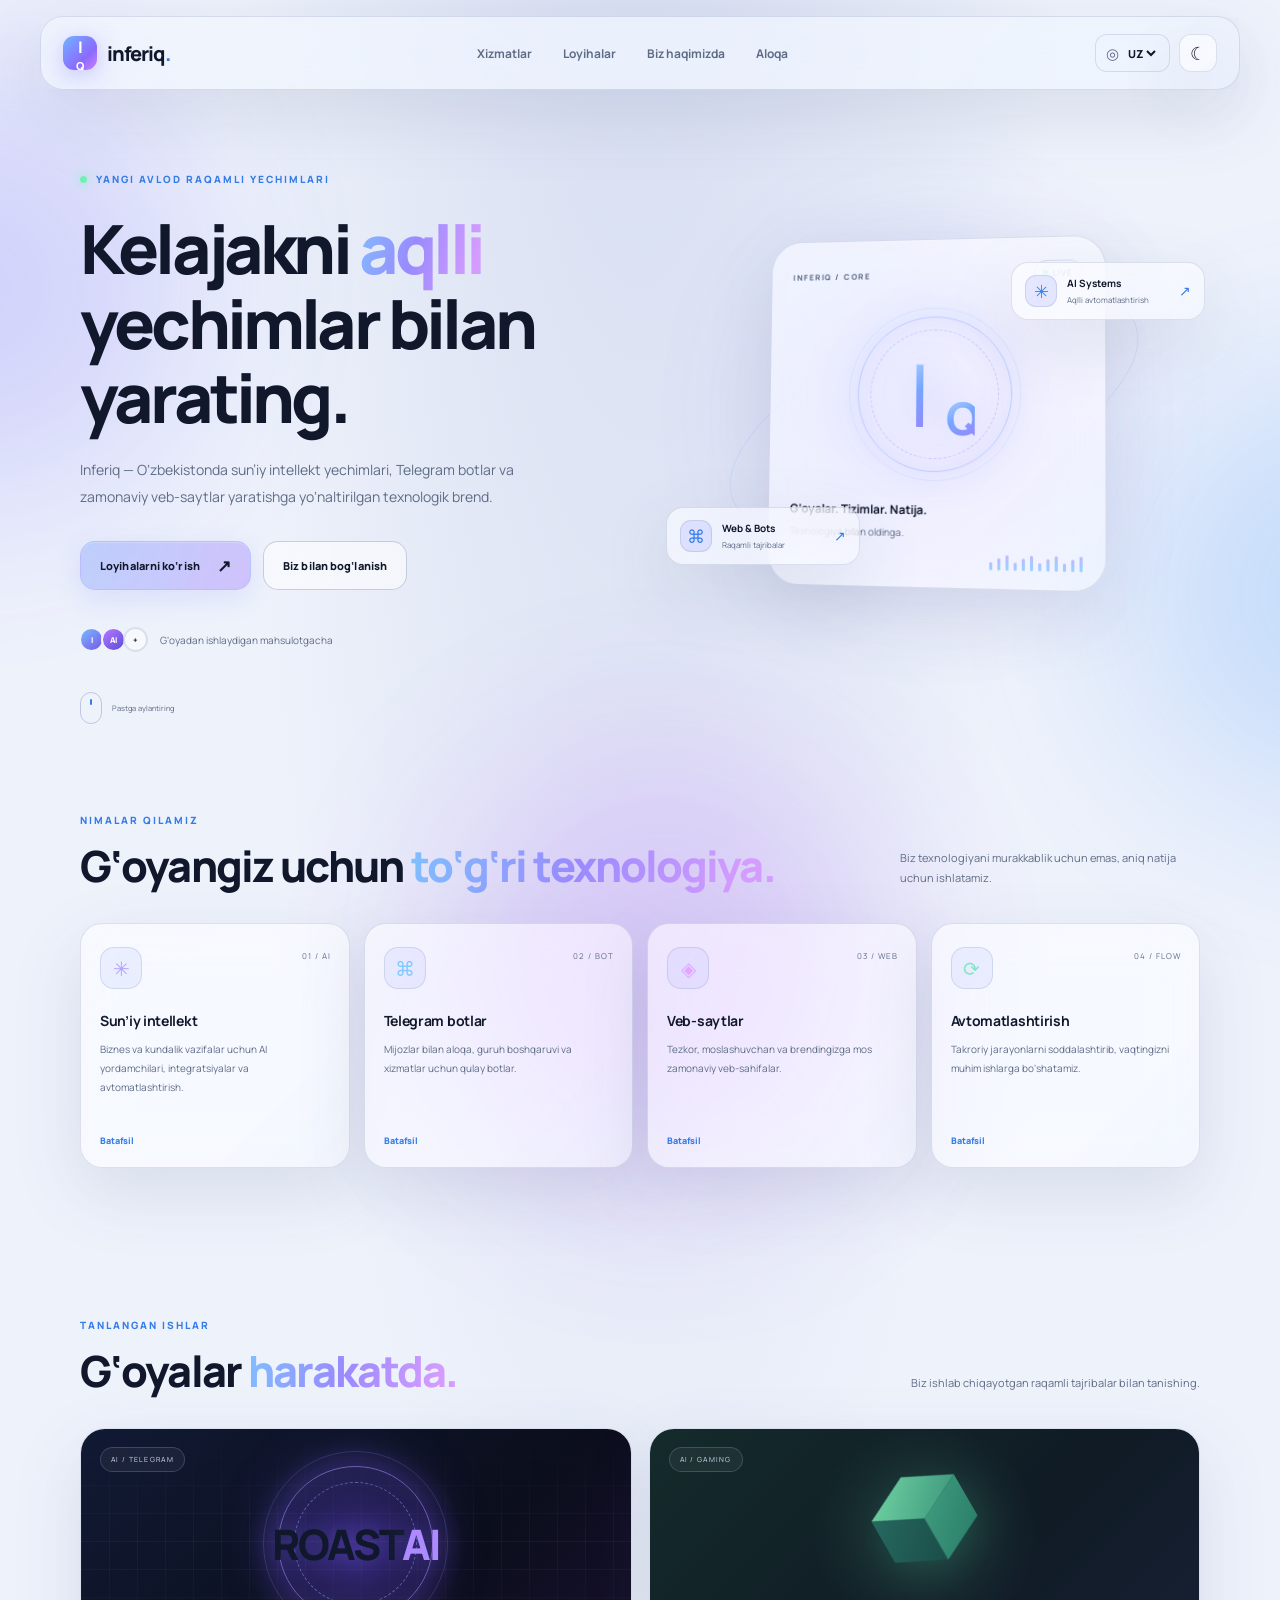
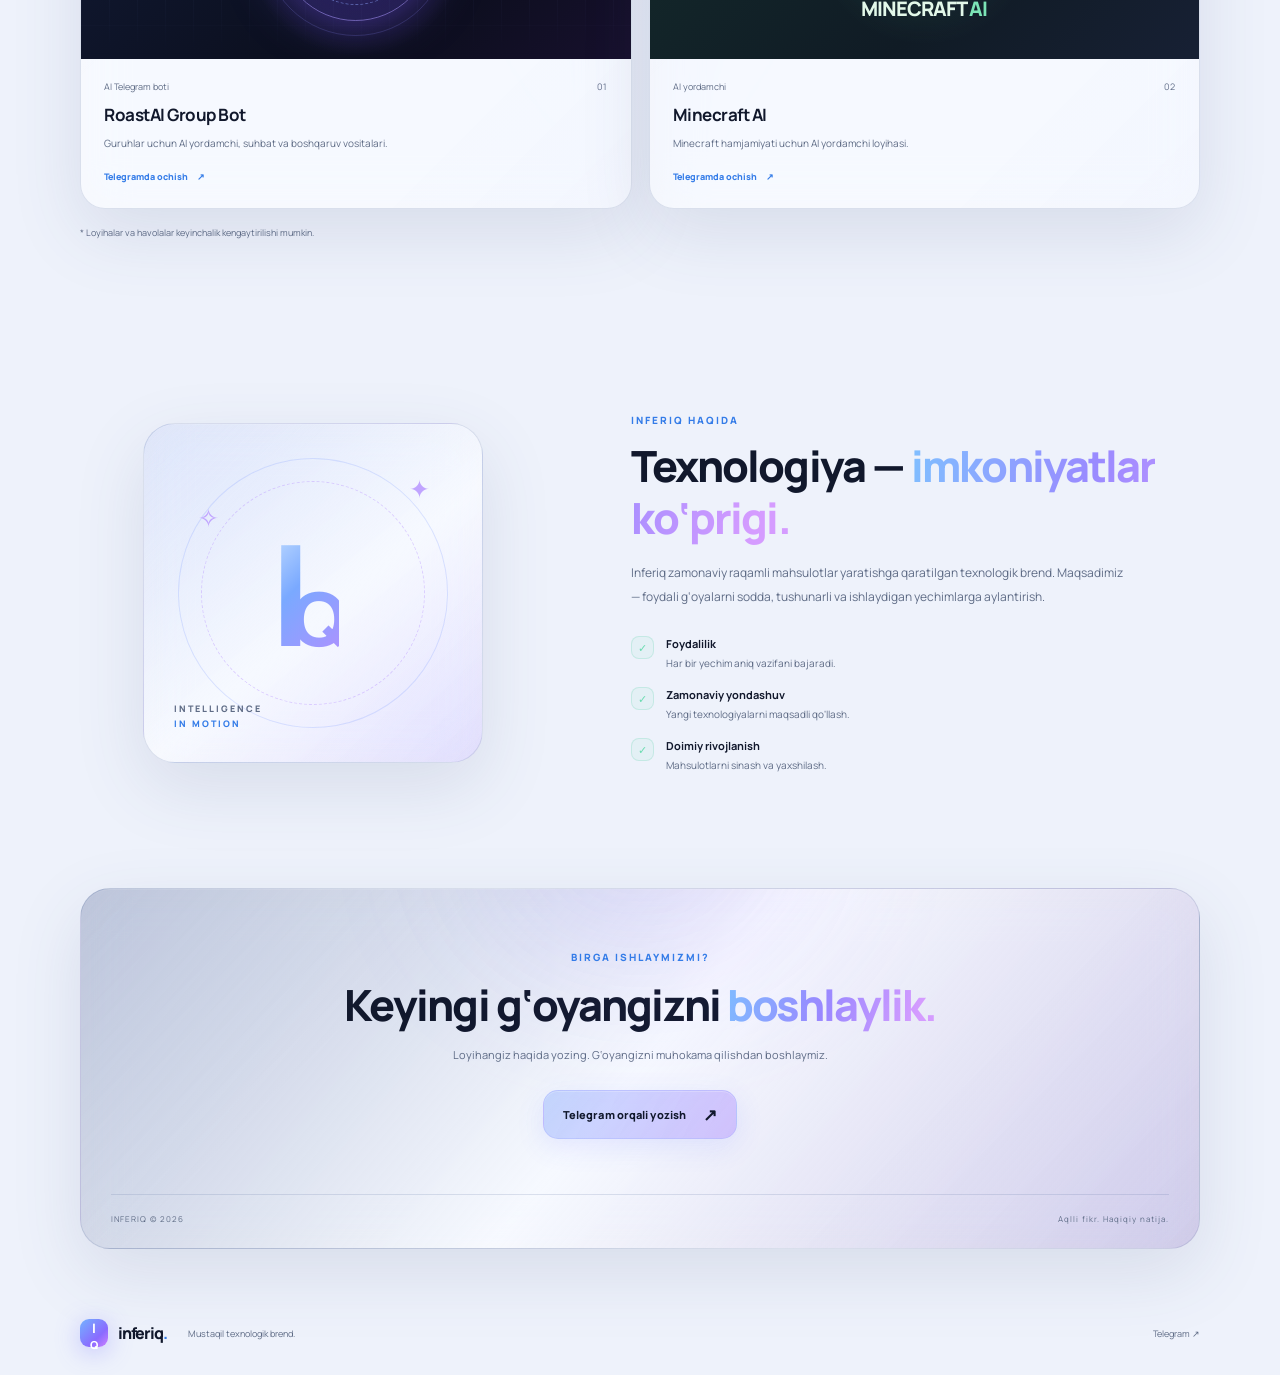
<file: index.html>
<!doctype html>
<html lang="uz" data-theme="dark">
<head>
  <meta charset="utf-8">
  <meta name="viewport" content="width=device-width, initial-scale=1">
  <meta name="theme-color" content="#080b16">
  <meta name="description" content="Inferiq — O‘zbekistonda sun’iy intellekt, Telegram botlar va zamonaviy veb-saytlar yaratish bo‘yicha raqamli yechimlar jamoasi.">
  <title>Inferiq — Sun’iy intellekt, Telegram botlar va veb-saytlar</title>
  <link rel="canonical" href="https://sardorbleachcom-source.github.io/inferiq/">
  <meta property="og:type" content="website">
  <meta property="og:site_name" content="Inferiq">
  <meta property="og:title" content="Inferiq — Sun’iy intellekt, Telegram botlar va veb-saytlar">
  <meta property="og:description" content="Inferiq — sun’iy intellekt, Telegram botlar va zamonaviy veb-saytlar uchun raqamli yechimlar.">
  <meta property="og:url" content="https://sardorbleachcom-source.github.io/inferiq/">
  <script type="application/ld+json">
  {
    "@context": "https://schema.org",
    "@type": "Organization",
    "name": "Inferiq",
    "url": "https://sardorbleachcom-source.github.io/inferiq/",
    "description": "Inferiq — sun’iy intellekt, Telegram botlar va zamonaviy veb-saytlar uchun raqamli yechimlar.",
    "sameAs": [
      "https://t.me/inferiq",
      "https://t.me/Inferiq_Developer",
      "https://t.me/RoastAIGroupBot",
      "https://t.me/MinecraftCommand4UBot"
    ]
  }
  </script>
  <link rel="preconnect" href="https://fonts.googleapis.com">
  <link rel="preconnect" href="https://fonts.gstatic.com" crossorigin>
  <link href="https://fonts.googleapis.com/css2?family=Manrope:wght@400;500;600;700;800&display=swap" rel="stylesheet">
  <link rel="stylesheet" href="style.css">
</head>
<body>
  <div class="ambient ambient-one"></div><div class="ambient ambient-two"></div><div class="ambient ambient-three"></div>
  <header class="site-header glass">
    <a class="brand" href="#home" aria-label="Inferiq bosh sahifa">
      <span class="brand-mark">I<span>Q</span></span><span class="brand-name">inferiq<span class="brand-dot">.</span></span>
    </a>
    <nav class="desktop-nav" aria-label="Asosiy menyu">
      <a href="#services" data-i18n="navServices">Xizmatlar</a>
      <a href="#projects" data-i18n="navProjects">Loyihalar</a>
      <a href="#about" data-i18n="navAbout">Biz haqimizda</a>
      <a href="#contact" data-i18n="navContact">Aloqa</a>
    </nav>
    <div class="header-actions">
      <label class="select-wrap" aria-label="Til tanlash"><span class="globe">◎</span>
        <select id="languageSelect">
          <option value="uz">UZ</option><option value="ru">RU</option><option value="en">EN</option>
        </select>
      </label>
      <button class="icon-button glass" id="themeToggle" aria-label="Fon rejimini almashtirish" title="Fon rejimi">
        <span id="themeIcon">☼</span>
      </button>
      <button class="menu-toggle glass" id="menuToggle" aria-label="Menyuni ochish">☰</button>
    </div>
  </header>

  <main>
    <section class="hero section" id="home">
      <div class="hero-copy reveal">
        <div class="eyebrow"><span class="status-dot"></span><span data-i18n="eyebrow">Yangi avlod raqamli yechimlari</span></div>
        <h1 data-i18n="heroTitle">Kelajakni <span class="gradient-text">aqlli</span> yechimlar bilan yarating.</h1>
        <p class="hero-description" data-i18n="heroDescription">Inferiq — g‘oyalarni foydali raqamli mahsulotlarga aylantiradigan AI, bot va veb-texnologiyalar jamoasi.</p>
        <div class="hero-actions">
          <a class="button button-primary liquid" href="#projects"><span data-i18n="exploreProjects">Loyihalarni ko‘rish</span><span class="arrow">↗</span></a>
          <a class="button button-secondary liquid" href="#contact" data-i18n="contactUs">Biz bilan bog‘lanish</a>
        </div>
        <div class="hero-proof"><div class="proof-avatars"><span>I</span><span>AI</span><span>+</span></div><span data-i18n="heroProof">G‘oyadan ishlaydigan mahsulotgacha</span></div>
      </div>
      <div class="hero-visual reveal">
        <div class="orbit orbit-a"></div><div class="orbit orbit-b"></div>
        <div class="core-glow"></div>
        <div class="core-card glass">
          <div class="core-top"><span class="tiny-label">INFERIQ / CORE</span><span class="live-pill"><i></i> LIVE</span></div>
          <div class="core-symbol"><span class="symbol-ring"></span><span class="symbol-i">I</span><span class="symbol-q">Q</span></div>
          <div class="core-caption"><strong data-i18n="coreTitle">G‘oyalar. Tizimlar. Natija.</strong><span data-i18n="coreSubtitle">Texnologiya bilan oldinga.</span></div>
          <div class="core-lines"><span></span><span></span><span></span><span></span><span></span><span></span><span></span><span></span><span></span><span></span><span></span><span></span></div>
        </div>
        <div class="float-card float-ai glass"><span class="float-icon">✳</span><div><strong>AI Systems</strong><small data-i18n="floatAi">Aqlli avtomatlashtirish</small></div><span class="float-check">↗</span></div>
        <div class="float-card float-web glass"><span class="float-icon">⌘</span><div><strong>Web & Bots</strong><small data-i18n="floatWeb">Raqamli tajribalar</small></div><span class="float-check">↗</span></div>
      </div>
      <a class="scroll-cue" href="#services"><span></span><small data-i18n="scroll">Pastga aylantiring</small></a>
    </section>

    <section class="section services-section" id="services">
      <div class="section-heading reveal"><div><div class="eyebrow" data-i18n="servicesEyebrow">NIMALAR QILAMIZ</div><h2 data-i18n="servicesTitle">G‘oyangiz uchun <span class="gradient-text">to‘g‘ri texnologiya.</span></h2></div><p data-i18n="servicesIntro">Biz texnologiyani murakkablik uchun emas, aniq natija uchun ishlatamiz.</p></div>
      <div class="service-grid">
        <article class="service-card glass reveal"><div class="card-icon icon-violet">✳</div><div class="card-number">01 / AI</div><h3 data-i18n="service1Title">Sun’iy intellekt</h3><p data-i18n="service1Text">Biznes va kundalik vazifalar uchun AI yordamchilari, integratsiyalar va avtomatlashtirish.</p><a href="#contact" class="card-link" data-i18n="learnMore">Batafsil <span>↗</span></a></article>
        <article class="service-card glass reveal"><div class="card-icon icon-blue">⌘</div><div class="card-number">02 / BOT</div><h3 data-i18n="service2Title">Telegram botlar</h3><p data-i18n="service2Text">Mijozlar bilan aloqa, guruh boshqaruvi va xizmatlar uchun qulay botlar.</p><a href="#contact" class="card-link" data-i18n="learnMore">Batafsil <span>↗</span></a></article>
        <article class="service-card glass reveal"><div class="card-icon icon-pink">◈</div><div class="card-number">03 / WEB</div><h3 data-i18n="service3Title">Veb-saytlar</h3><p data-i18n="service3Text">Tezkor, moslashuvchan va brendingizga mos zamonaviy veb-sahifalar.</p><a href="#contact" class="card-link" data-i18n="learnMore">Batafsil <span>↗</span></a></article>
        <article class="service-card glass reveal"><div class="card-icon icon-green">⟳</div><div class="card-number">04 / FLOW</div><h3 data-i18n="service4Title">Avtomatlashtirish</h3><p data-i18n="service4Text">Takroriy jarayonlarni soddalashtirib, vaqtingizni muhim ishlarga bo‘shatamiz.</p><a href="#contact" class="card-link" data-i18n="learnMore">Batafsil <span>↗</span></a></article>
      </div>
    </section>

    <section class="section projects-section" id="projects">
      <div class="section-heading reveal"><div><div class="eyebrow" data-i18n="projectsEyebrow">TANLANGAN ISHLAR</div><h2 data-i18n="projectsTitle">G‘oyalar <span class="gradient-text">harakatda.</span></h2></div><p data-i18n="projectsIntro">Biz ishlab chiqayotgan raqamli tajribalar bilan tanishing.</p></div>
      <div class="project-grid">
        <article class="project-card project-feature glass reveal"><div class="project-art art-roast"><div class="art-orb"></div><div class="art-label">ROAST<span>AI</span></div><div class="art-chip">AI / TELEGRAM</div><div class="art-grid-lines"></div></div><div class="project-info"><div class="project-meta"><span data-i18n="projectTypeBot">AI Telegram boti</span><span>01</span></div><h3>RoastAI Group Bot</h3><p data-i18n="roastDescription">Guruhlar uchun AI yordamchi, suhbat va boshqaruv vositalari.</p><a class="text-link" href="https://t.me/RoastAIGroupBot" target="_blank" rel="noreferrer"><span data-i18n="openTelegram">Telegramda ochish</span> ↗</a></div></article>
        <article class="project-card glass reveal"><div class="project-art art-minecraft"><div class="pixel-cube"><i></i><i></i><i></i></div><div class="minecraft-word">MINECRAFT <span>AI</span></div><div class="art-chip">AI / GAMING</div></div><div class="project-info"><div class="project-meta"><span data-i18n="projectTypeAssistant">AI yordamchi</span><span>02</span></div><h3>Minecraft AI</h3><p data-i18n="minecraftDescription">Minecraft hamjamiyati uchun AI yordamchi loyihasi.</p><a class="text-link" href="https://t.me/MinecraftCommand4UBot" target="_blank" rel="noreferrer"><span data-i18n="openTelegram">Telegramda ochish</span> ↗</a></div></article>
      </div>
      <p class="project-note" data-i18n="projectNote">* Loyihalar va havolalar keyinchalik kengaytirilishi mumkin.</p>
    </section>

    <section class="section about-section" id="about">
      <div class="about-visual reveal"><div class="about-glass glass"><div class="about-big-mark">I<span>Q</span></div><div class="about-orbit"></div><div class="about-caption">INTELLIGENCE<br><span>IN MOTION</span></div><div class="about-spark spark-one">✦</div><div class="about-spark spark-two">✧</div></div></div>
      <div class="about-copy reveal"><div class="eyebrow" data-i18n="aboutEyebrow">INFERIQ HAQIDA</div><h2 data-i18n="aboutTitle">Texnologiya — <span class="gradient-text">imkoniyatlar ko‘prigi.</span></h2><p data-i18n="aboutText">Inferiq zamonaviy raqamli mahsulotlar yaratishga qaratilgan texnologik brend. Maqsadimiz — foydali g‘oyalarni sodda, tushunarli va ishlaydigan yechimlarga aylantirish.</p><div class="values"><div class="value-row"><span class="value-check">✓</span><div><strong data-i18n="value1Title">Foydalilik</strong><small data-i18n="value1Text">Har bir yechim aniq vazifani bajaradi.</small></div></div><div class="value-row"><span class="value-check">✓</span><div><strong data-i18n="value2Title">Zamonaviy yondashuv</strong><small data-i18n="value2Text">Yangi texnologiyalarni maqsadli qo‘llash.</small></div></div><div class="value-row"><span class="value-check">✓</span><div><strong data-i18n="value3Title">Doimiy rivojlanish</strong><small data-i18n="value3Text">Mahsulotlarni sinash va yaxshilash.</small></div></div></div></div>
    </section>

    <section class="section contact-section" id="contact">
      <div class="contact-panel glass reveal"><div class="contact-orb"></div><div class="eyebrow" data-i18n="contactEyebrow">BIRGA ISHLAYMIZMI?</div><h2 data-i18n="contactTitle">Keyingi g‘oyangizni <span class="gradient-text">boshlaylik.</span></h2><p data-i18n="contactText">Loyihangiz haqida yozing. G‘oyangizni muhokama qilishdan boshlaymiz.</p><a class="button button-primary liquid" href="https://t.me/Inferiq_Developer" target="_blank" rel="noreferrer"><span data-i18n="writeTelegram">Telegram orqali yozish</span><span class="arrow">↗</span></a><div class="contact-bottom"><span>INFERIQ © 2026</span><span data-i18n="contactTagline">Aqlli fikr. Haqiqiy natija.</span></div></div>
    </section>
  </main>
  <footer class="footer"><a class="brand" href="#home"><span class="brand-mark">I<span>Q</span></span><span class="brand-name">inferiq<span class="brand-dot">.</span></span></a><span data-i18n="footerText">Mustaqil texnologik brend.</span><a href="https://t.me/Inferiq_Developer" target="_blank" rel="noreferrer">Telegram ↗</a></footer>
  <script src="script.js"></script>
</body>
</html>
</file>
<file: style.css>
@import url('https://fonts.googleapis.com/css2?family=Manrope:wght@400;500;600;700;800&display=swap');
:root{font-family:'Manrope',sans-serif;color-scheme:dark;--bg:#080b16;--bg2:#0b1020;--text:#f4f6ff;--muted:#9da8c2;--panel:rgba(19,27,49,.52);--panel-hover:rgba(30,43,73,.66);--border:rgba(198,213,255,.14);--border-strong:rgba(202,215,255,.25);--blue:#66a6ff;--violet:#9d7bff;--pink:#d38bff;--shadow:0 24px 80px rgba(0,0,0,.24);--header:rgba(9,13,26,.62)}
html[data-theme="light"]{color-scheme:light;--bg:#eef2fb;--bg2:#e5ebf8;--text:#11182c;--muted:#5f6c86;--panel:rgba(255,255,255,.54);--panel-hover:rgba(255,255,255,.78);--border:rgba(89,111,157,.19);--border-strong:rgba(84,108,157,.3);--blue:#347ce8;--violet:#7751d8;--pink:#a84bd5;--shadow:0 24px 70px rgba(59,78,120,.13);--header:rgba(241,245,253,.72)}
*{box-sizing:border-box}html{scroll-behavior:smooth;scroll-padding-top:110px}body{margin:0;min-height:100vh;overflow-x:hidden;background:radial-gradient(ellipse at 50% -20%,rgba(64,91,174,.16),transparent 48%),var(--bg);color:var(--text);transition:background .45s,color .35s}a{color:inherit;text-decoration:none}button,select{font:inherit}button,a,select{-webkit-tap-highlight-color:transparent}.ambient{position:fixed;z-index:-1;width:430px;height:430px;border-radius:50%;filter:blur(95px);opacity:.18;pointer-events:none;animation:ambientFloat 18s ease-in-out infinite alternate}.ambient-one{background:#5547ff;top:8%;left:-240px}.ambient-two{background:#167dff;top:42%;right:-280px;animation-delay:-6s}.ambient-three{background:#a13bff;bottom:-280px;left:35%;animation-delay:-11s}.glass{background:var(--panel);border:1px solid var(--border);box-shadow:inset 0 1px 0 rgba(255,255,255,.08),var(--shadow);backdrop-filter:blur(24px) saturate(155%);-webkit-backdrop-filter:blur(24px) saturate(155%);position:relative;overflow:hidden}.glass:before{content:"";position:absolute;inset:0;pointer-events:none;background:linear-gradient(135deg,rgba(255,255,255,.10),transparent 28%,transparent 70%,rgba(125,159,255,.035));opacity:.85}.site-header{width:min(1200px,calc(100% - 48px));height:74px;position:sticky;top:16px;z-index:50;margin:16px auto 0;border-radius:23px;padding:0 22px;display:flex;align-items:center;justify-content:space-between;background:var(--header);overflow:visible}.brand{display:flex;align-items:center;gap:10px;position:relative;z-index:1}.brand-mark{width:34px;height:34px;border-radius:11px;display:grid;place-items:center;background:linear-gradient(135deg,#73b2ff,#8a6bff 65%,#ce81ff);color:white;font-size:16px;font-weight:800;box-shadow:0 5px 24px rgba(113,108,255,.35);letter-spacing:-2px;padding-right:2px}.brand-mark span{font-size:11px;letter-spacing:-1px}.brand-name{font-size:20px;letter-spacing:-1.2px;font-weight:800}.brand-dot{color:var(--blue)}.desktop-nav{display:flex;gap:31px;align-items:center}.desktop-nav a{font-size:12px;color:var(--muted);font-weight:700;transition:color .25s}.desktop-nav a:hover,.footer>a:last-child:hover{color:var(--text)}.header-actions{display:flex;gap:9px;align-items:center;position:relative;z-index:1}.select-wrap{height:38px;padding:0 10px;display:flex;align-items:center;gap:5px;border:1px solid var(--border);border-radius:12px;background:rgba(255,255,255,.035);font-size:11px;color:var(--muted)}.select-wrap select{background:transparent;color:var(--text);border:0;outline:0;font-size:11px;font-weight:800;cursor:pointer}.select-wrap option{color:#111;background:#fff}.globe{font-size:15px}.icon-button,.menu-toggle{width:38px;height:38px;border-radius:12px;color:var(--text);cursor:pointer;font-size:18px;display:grid;place-items:center;transition:transform .25s,border-color .25s,background .25s}.icon-button:hover,.menu-toggle:hover{transform:translateY(-2px);border-color:var(--border-strong);background:var(--panel-hover)}.menu-toggle{display:none}.section{width:min(1120px,calc(100% - 48px));margin-inline:auto}.hero{min-height:650px;display:grid;grid-template-columns:1.02fr .98fr;align-items:center;gap:36px;padding-top:82px;padding-bottom:96px;position:relative}.hero-copy{position:relative;z-index:2}.eyebrow{display:flex;align-items:center;gap:9px;color:var(--blue);font-size:10px;font-weight:800;letter-spacing:2px;text-transform:uppercase}.status-dot{width:7px;height:7px;border-radius:50%;background:#72f0b4;box-shadow:0 0 12px #72f0b4;animation:pulse 2s infinite}.hero h1{font-size:clamp(42px,5.3vw,68px);line-height:1.1;letter-spacing:-3.8px;margin:25px 0 21px;font-weight:800;max-width:630px}.gradient-text{background:linear-gradient(105deg,#7fc0ff 0%,#9a8aff 46%,#d59cff 90%);-webkit-background-clip:text;background-clip:text;color:transparent}.hero-description{font-size:14px;line-height:1.95;color:var(--muted);max-width:480px;margin:0}.hero-actions{display:flex;flex-wrap:wrap;gap:12px;margin-top:31px}.button{min-height:49px;padding:0 19px;border-radius:15px;display:inline-flex;align-items:center;justify-content:center;gap:17px;font-size:11px;font-weight:800;letter-spacing:.1px;transition:transform .25s,box-shadow .25s,border-color .25s;position:relative;isolation:isolate;overflow:hidden}.button:hover{transform:translateY(-3px);box-shadow:0 13px 32px rgba(79,104,255,.2)}.button:active{transform:translateY(0) scale(.98)}.button-primary{border:1px solid rgba(168,177,255,.45);background:linear-gradient(115deg,rgba(89,139,255,.30),rgba(149,101,255,.34));color:var(--text);box-shadow:inset 0 1px 0 rgba(255,255,255,.22),0 8px 28px rgba(77,89,255,.12)}.button-secondary{border:1px solid var(--border-strong);background:var(--panel);backdrop-filter:blur(16px)}.liquid:after{content:"";position:absolute;top:-80%;left:-35%;width:30%;height:260%;background:linear-gradient(90deg,transparent,rgba(255,255,255,.18),transparent);transform:rotate(25deg);transition:left .7s;z-index:-1}.liquid:hover:after{left:125%}.arrow{font-size:17px}.hero-proof{display:flex;align-items:center;gap:12px;margin-top:37px;font-size:10px;color:var(--muted)}.proof-avatars{display:flex;padding-left:2px}.proof-avatars span{width:25px;height:25px;margin-left:-3px;border-radius:50%;border:2px solid var(--bg);display:grid;place-items:center;font-size:8px;font-weight:800;background:linear-gradient(140deg,#77baff,#7957e8);color:white}.proof-avatars span:nth-child(2){background:linear-gradient(140deg,#b779ff,#5a4bd7)}.proof-avatars span:nth-child(3){background:var(--panel);color:var(--text);border-color:var(--border)}.hero-visual{min-height:455px;display:grid;place-items:center;position:relative;perspective:1000px}.core-card{width:min(340px,75%);height:350px;border-radius:32px;padding:23px 22px;z-index:2;transform:rotateY(-8deg) rotateX(3deg);animation:cardFloat 7s ease-in-out infinite}.core-top{display:flex;align-items:center;justify-content:space-between;position:relative;z-index:1}.tiny-label{font-size:8px;letter-spacing:1.5px;color:var(--muted);font-weight:800}.live-pill{font-size:8px;letter-spacing:1px;border:1px solid var(--border);border-radius:30px;padding:6px 8px;color:var(--muted);display:flex;align-items:center;gap:5px}.live-pill i{width:5px;height:5px;border-radius:50%;background:#6cf1b4;box-shadow:0 0 8px #6cf1b4}.core-symbol{height:215px;display:grid;place-items:center;position:relative}.symbol-ring{width:156px;height:156px;border-radius:50%;border:1px solid rgba(127,162,255,.45);box-shadow:0 0 45px rgba(91,108,255,.12),inset 0 0 35px rgba(97,99,255,.1);position:absolute;animation:ringRotate 18s linear infinite}.symbol-ring:before,.symbol-ring:after{content:"";position:absolute;inset:12px;border:1px dashed rgba(167,153,255,.45);border-radius:50%}.symbol-ring:after{inset:-10px;border:1px solid rgba(111,185,255,.16)}.symbol-i,.symbol-q{position:absolute;font-weight:800;font-size:87px;letter-spacing:-12px;background:linear-gradient(150deg,#d4edff,#77a7ff 48%,#a57aff);-webkit-background-clip:text;background-clip:text;color:transparent;text-shadow:0 0 35px rgba(116,139,255,.2)}.symbol-i{transform:translateX(-18px)}.symbol-q{font-size:45px;transform:translate(26px,24px);letter-spacing:-5px}.core-caption{display:flex;flex-direction:column;gap:7px;position:relative;z-index:1}.core-caption strong{font-size:12px}.core-caption span{font-size:10px;color:var(--muted)}.core-lines{display:flex;gap:5px;align-items:end;height:18px;position:absolute;bottom:18px;right:22px}.core-lines span{width:3px;border-radius:4px;background:linear-gradient(#9f9aff,#66c4ff);opacity:.65;animation:equalize 1s ease-in-out infinite alternate}.core-lines span:nth-child(3n){height:15px;animation-delay:-.4s}.core-lines span:nth-child(3n+1){height:8px;animation-delay:-.8s}.core-lines span:nth-child(3n+2){height:12px;animation-delay:-.2s}.orbit{position:absolute;border:1px solid rgba(125,153,255,.17);border-radius:50%;transform:rotate(-24deg)}.orbit-a{width:440px;height:180px;animation:orbitSpin 25s linear infinite}.orbit-b{width:350px;height:280px;transform:rotate(55deg);border-color:rgba(188,133,255,.17);animation:orbitSpin 32s linear infinite reverse}.core-glow{position:absolute;width:250px;height:250px;border-radius:50%;background:linear-gradient(135deg,#5c6bff,#9e4dff);filter:blur(85px);opacity:.23}.float-card{position:absolute;z-index:4;border-radius:17px;padding:12px 13px;display:flex;align-items:center;gap:10px;min-width:194px;animation:floatCard 6s ease-in-out infinite}.float-ai{top:77px;right:-5px}.float-web{bottom:75px;left:-3px;animation-delay:-3s}.float-icon{width:32px;height:32px;border-radius:11px;display:grid;place-items:center;background:rgba(125,133,255,.17);border:1px solid var(--border);color:var(--blue);font-size:18px}.float-card div{display:flex;flex-direction:column;gap:4px}.float-card strong{font-size:10px}.float-card small{font-size:8px;color:var(--muted)}.float-check{margin-left:auto;color:var(--blue);font-size:14px}.scroll-cue{position:absolute;bottom:24px;left:0;display:flex;align-items:center;gap:10px;color:var(--muted);font-size:9px}.scroll-cue span{width:22px;height:32px;border:1px solid var(--border-strong);border-radius:15px;position:relative}.scroll-cue span:after{content:"";position:absolute;left:9px;top:6px;width:2px;height:6px;background:var(--blue);border-radius:3px;animation:scrollDot 1.6s infinite}.services-section,.projects-section{padding-top:65px;padding-bottom:85px}.section-heading{display:flex;justify-content:space-between;align-items:end;gap:30px;margin-bottom:31px}.section-heading h2,.about-copy h2,.contact-panel h2{font-size:clamp(29px,4vw,43px);line-height:1.2;letter-spacing:-1.9px;margin:13px 0 0;font-weight:800}.section-heading>p{font-size:11px;line-height:1.8;color:var(--muted);max-width:300px;margin:0 0 4px}.service-grid{display:grid;grid-template-columns:repeat(4,1fr);gap:14px}.service-card{padding:23px 19px 21px;border-radius:22px;min-height:245px;transition:transform .35s,border-color .35s,background .35s}.service-card:hover,.project-card:hover{transform:translateY(-6px);border-color:var(--border-strong);background:var(--panel-hover)}.card-icon{width:42px;height:42px;display:grid;place-items:center;border-radius:14px;font-size:20px;border:1px solid var(--border);background:rgba(122,137,255,.10);margin-bottom:22px}.icon-violet{color:#b69bff}.icon-blue{color:#7dc7ff}.icon-pink{color:#e2a2ff}.icon-green{color:#7ce7c0}.card-number{position:absolute;top:26px;right:18px;font-size:8px;letter-spacing:1px;color:var(--muted)}.service-card h3{font-size:14px;margin:0 0 10px;letter-spacing:-.3px}.service-card p,.project-info p{font-size:10px;line-height:1.9;color:var(--muted);margin:0}.card-link{position:absolute;bottom:20px;left:19px;right:19px;display:flex;justify-content:space-between;align-items:center;font-size:9px;font-weight:800;color:var(--blue)}.card-link span{font-size:14px;transition:transform .2s}.card-link:hover span{transform:translate(3px,-3px)}.project-grid{display:grid;grid-template-columns:1fr 1fr;gap:17px}.project-card{border-radius:25px;overflow:hidden;transition:transform .35s,border-color .35s,background .35s}.project-art{height:230px;position:relative;overflow:hidden;display:grid;place-items:center}.art-roast{background:radial-gradient(circle at 50% 52%,rgba(117,79,255,.43),transparent 36%),linear-gradient(135deg,#111a34,#0b0e1c 65%,#17102d)}.art-minecraft{background:radial-gradient(circle at 50% 45%,rgba(69,145,120,.25),transparent 37%),linear-gradient(135deg,#142b2b,#101b25 60%,#172034)}.art-orb{position:absolute;width:155px;height:155px;border-radius:50%;border:1px solid rgba(165,145,255,.6);box-shadow:0 0 55px rgba(126,93,255,.35),inset 0 0 45px rgba(119,92,255,.22);animation:ringRotate 25s linear infinite}.art-orb:before,.art-orb:after{content:"";position:absolute;inset:15px;border:1px dashed rgba(143,166,255,.5);border-radius:50%}.art-orb:after{inset:-16px;border:1px solid rgba(139,139,255,.2)}.art-label{font-size:42px;font-weight:800;letter-spacing:-2px;z-index:1;text-shadow:0 0 30px rgba(133,110,255,.4)}.art-label span{color:#ad8aff}.art-chip{position:absolute;top:18px;left:19px;border:1px solid rgba(195,208,255,.2);border-radius:30px;padding:7px 10px;font-size:7px;letter-spacing:1.3px;color:#d4dbf6;background:rgba(255,255,255,.05);backdrop-filter:blur(12px)}.art-grid-lines{position:absolute;inset:0;background-image:linear-gradient(rgba(160,177,255,.06) 1px,transparent 1px),linear-gradient(90deg,rgba(160,177,255,.06) 1px,transparent 1px);background-size:28px 28px;mask-image:linear-gradient(transparent,#000,transparent)}.pixel-cube{width:95px;height:95px;position:absolute;top:42px;left:calc(50% - 47px);transform:rotate(-30deg);filter:drop-shadow(0 12px 18px rgba(64,190,148,.18));animation:cubeFloat 5s ease-in-out infinite}.pixel-cube i{position:absolute;inset:0;background:linear-gradient(135deg,#75d8a7,#247a68);clip-path:polygon(50% 0,100% 25%,50% 50%,0 25%)}.pixel-cube i:nth-child(2){clip-path:polygon(0 25%,50% 50%,50% 100%,0 75%);background:linear-gradient(135deg,#286e64,#16423f)}.pixel-cube i:nth-child(3){clip-path:polygon(50% 50%,100% 25%,100% 75%,50% 100%);background:linear-gradient(135deg,#55b991,#267866)}.minecraft-word{position:absolute;bottom:37px;font-size:20px;font-weight:800;letter-spacing:-1px;color:#e2f8e9}.minecraft-word span{color:#7ce4b6}.project-info{padding:21px 23px 23px}.project-meta{display:flex;justify-content:space-between;color:var(--muted);font-size:9px;margin-bottom:10px}.project-meta span:last-child{letter-spacing:1px}.project-info h3{font-size:17px;letter-spacing:-.5px;margin:0 0 8px}.project-info p{max-width:430px}.text-link{display:inline-flex;gap:9px;align-items:center;margin-top:17px;font-size:9px;font-weight:800;color:var(--blue)}.text-link:hover{color:var(--violet)}.project-note{font-size:9px;color:var(--muted);margin-top:17px}.about-section{display:grid;grid-template-columns:.9fr 1.1fr;gap:85px;align-items:center;padding-top:75px;padding-bottom:100px}.about-visual{display:grid;place-items:center;min-height:370px}.about-glass{width:min(340px,100%);height:340px;border-radius:32px;display:grid;place-items:center;background:linear-gradient(140deg,rgba(91,119,221,.12),var(--panel) 55%,rgba(165,97,255,.12))}.about-big-mark{font-size:140px;font-weight:800;letter-spacing:-20px;background:linear-gradient(135deg,#e2f4ff,#7aa9ff 45%,#bc8bff);-webkit-background-clip:text;background-clip:text;color:transparent;transform:translateX(-8px);z-index:1}.about-big-mark span{font-size:74px;letter-spacing:-8px}.about-orbit{position:absolute;width:270px;height:270px;border-radius:50%;border:1px solid rgba(141,166,255,.28);transform:rotate(35deg)}.about-orbit:after{content:"";position:absolute;inset:22px;border:1px dashed rgba(183,145,255,.4);border-radius:50%}.about-caption{position:absolute;bottom:30px;left:30px;font-size:9px;font-weight:800;line-height:1.7;letter-spacing:2px;color:var(--muted)}.about-caption span{color:var(--blue)}.about-spark{position:absolute;color:#c0a4ff;font-size:25px;animation:spark 3s ease-in-out infinite}.spark-one{top:47px;right:52px}.spark-two{left:54px;top:76px;animation-delay:-1s}.about-copy h2{margin-bottom:18px}.about-copy>p{font-size:12px;line-height:2;color:var(--muted);max-width:500px}.values{display:grid;gap:17px;margin-top:27px}.value-row{display:flex;gap:12px;align-items:flex-start}.value-check{width:23px;height:23px;border:1px solid rgba(104,211,175,.25);background:rgba(104,211,175,.08);color:#69dcb0;border-radius:8px;display:grid;place-items:center;font-size:11px;flex-shrink:0}.value-row div{display:flex;flex-direction:column;gap:5px}.value-row strong{font-size:11px}.value-row small{font-size:10px;color:var(--muted)}.contact-section{padding-top:10px;padding-bottom:70px}.contact-panel{border-radius:30px;padding:61px 30px 24px;text-align:center;background:linear-gradient(130deg,rgba(37,57,113,.27),var(--panel) 50%,rgba(103,57,153,.2))}.contact-orb{position:absolute;width:320px;height:220px;border-radius:50%;background:linear-gradient(135deg,#5e87ff,#b052ff);filter:blur(90px);opacity:.19;top:-160px;left:calc(50% - 160px)}.contact-panel>.eyebrow{justify-content:center;position:relative}.contact-panel h2{max-width:620px;margin:15px auto}.contact-panel>p{font-size:11px;color:var(--muted);margin:15px auto 25px;line-height:1.8}.contact-panel>.button{position:relative}.contact-bottom{border-top:1px solid var(--border);margin-top:55px;padding-top:18px;display:flex;justify-content:space-between;color:var(--muted);font-size:8px;letter-spacing:1px}.footer{width:min(1120px,calc(100% - 48px));margin:0 auto;padding:0 0 28px;display:flex;align-items:center;gap:22px}.footer .brand-mark{width:28px;height:28px;border-radius:9px;font-size:13px}.footer .brand-name{font-size:16px}.footer>span{font-size:9px;color:var(--muted);margin-right:auto}.footer>a:last-child{font-size:9px;color:var(--muted);transition:color .2s}.reveal{opacity:0;transform:translateY(22px);transition:opacity .75s ease,transform .75s cubic-bezier(.2,.7,.2,1)}.reveal.visible{opacity:1;transform:translateY(0)}.service-card:nth-child(2),.project-card:nth-child(2){transition-delay:.08s}.service-card:nth-child(3){transition-delay:.15s}.service-card:nth-child(4){transition-delay:.22s}
@keyframes ambientFloat{to{transform:translate(100px,-70px) scale(1.18)}}@keyframes pulse{50%{opacity:.45;box-shadow:0 0 3px #72f0b4}}@keyframes cardFloat{0%,100%{transform:rotateY(-8deg) rotateX(3deg) translateY(0)}50%{transform:rotateY(-5deg) rotateX(1deg) translateY(-10px)}}@keyframes floatCard{0%,100%{transform:translateY(0)}50%{transform:translateY(-10px)}}@keyframes ringRotate{to{transform:rotate(360deg)}}@keyframes orbitSpin{to{transform:rotate(336deg)}}@keyframes equalize{to{height:4px;opacity:.35}}@keyframes scrollDot{0%{transform:translateY(0);opacity:0}30%{opacity:1}100%{transform:translateY(12px);opacity:0}}@keyframes cubeFloat{0%,100%{transform:rotate(-30deg) translateY(0)}50%{transform:rotate(-25deg) translateY(-7px)}}@keyframes spark{50%{transform:translateY(-7px) rotate(25deg);opacity:.6}}
@media(max-width:900px){.desktop-nav{gap:17px}.desktop-nav a{font-size:10px}.hero{gap:12px}.hero h1{font-size:clamp(40px,6vw,57px)}.float-ai{right:-15px}.float-web{left:-15px}.service-grid{grid-template-columns:repeat(2,1fr)}.service-card{min-height:225px}.about-section{gap:42px}.hero-visual{transform:scale(.92)}}
@media(max-width:680px){.site-header{width:calc(100% - 24px);height:64px;top:8px;margin-top:8px;padding:0 13px;border-radius:19px}.brand-name{font-size:18px}.desktop-nav{display:none;position:absolute;top:73px;left:0;right:0;flex-direction:column;align-items:stretch;gap:0;padding:10px;border:1px solid var(--border);border-radius:18px;background:var(--header);backdrop-filter:blur(24px);box-shadow:var(--shadow)}.desktop-nav.open{display:flex}.desktop-nav a{padding:14px 12px;font-size:12px;border-radius:10px}.desktop-nav a:hover{background:var(--panel)}.menu-toggle{display:grid}.section,.footer{width:calc(100% - 32px)}.hero{display:flex;flex-direction:column;align-items:stretch;gap:10px;padding-top:76px;padding-bottom:82px;min-height:unset}.hero h1{font-size:clamp(39px,11vw,55px);letter-spacing:-2.8px;margin-top:20px}.hero-description{font-size:12px}.hero-actions{gap:9px}.button{min-height:46px;padding:0 14px;font-size:10px;gap:10px}.hero-proof{margin-top:25px}.hero-visual{min-height:390px;margin-top:8px;transform:none}.core-card{width:270px;height:330px;padding:20px}.core-symbol{height:195px}.float-ai{top:55px;right:-2px;min-width:174px}.float-web{bottom:52px;left:-1px;min-width:174px}.orbit-a{width:350px;height:150px}.orbit-b{width:280px;height:235px}.scroll-cue{bottom:15px}.services-section,.projects-section{padding-top:45px;padding-bottom:58px}.section-heading{display:block;margin-bottom:22px}.section-heading h2,.about-copy h2,.contact-panel h2{font-size:32px;letter-spacing:-1.5px}.section-heading>p{margin-top:13px}.service-grid{gap:10px}.service-card{padding:17px 14px 19px;min-height:242px;border-radius:18px}.card-icon{width:37px;height:37px;margin-bottom:20px}.card-number{top:21px;right:12px;font-size:7px}.service-card h3{font-size:12px}.service-card p{font-size:9px}.card-link{left:14px;right:14px;bottom:17px}.project-grid{grid-template-columns:1fr;gap:13px}.project-art{height:205px}.project-info{padding:18px}.about-section{grid-template-columns:1fr;gap:26px;padding-top:30px;padding-bottom:65px}.about-visual{min-height:310px}.about-glass{height:300px;width:300px}.about-big-mark{font-size:125px}.about-orbit{width:235px;height:235px}.about-copy h2{font-size:31px}.about-copy>p{font-size:11px}.contact-section{padding-bottom:48px}.contact-panel{padding:45px 17px 19px;border-radius:24px}.contact-panel h2{font-size:30px}.contact-panel>p{font-size:10px}.contact-bottom{margin-top:38px;font-size:7px;gap:12px}.footer{gap:12px;flex-wrap:wrap}.footer>span{font-size:8px}.footer>a:last-child{font-size:8px}}
@media(prefers-reduced-motion:reduce){*,*::before,*::after{scroll-behavior:auto!important;animation-duration:.01ms!important;animation-iteration-count:1!important;transition-duration:.01ms!important}.reveal{opacity:1;transform:none}}
</file>
